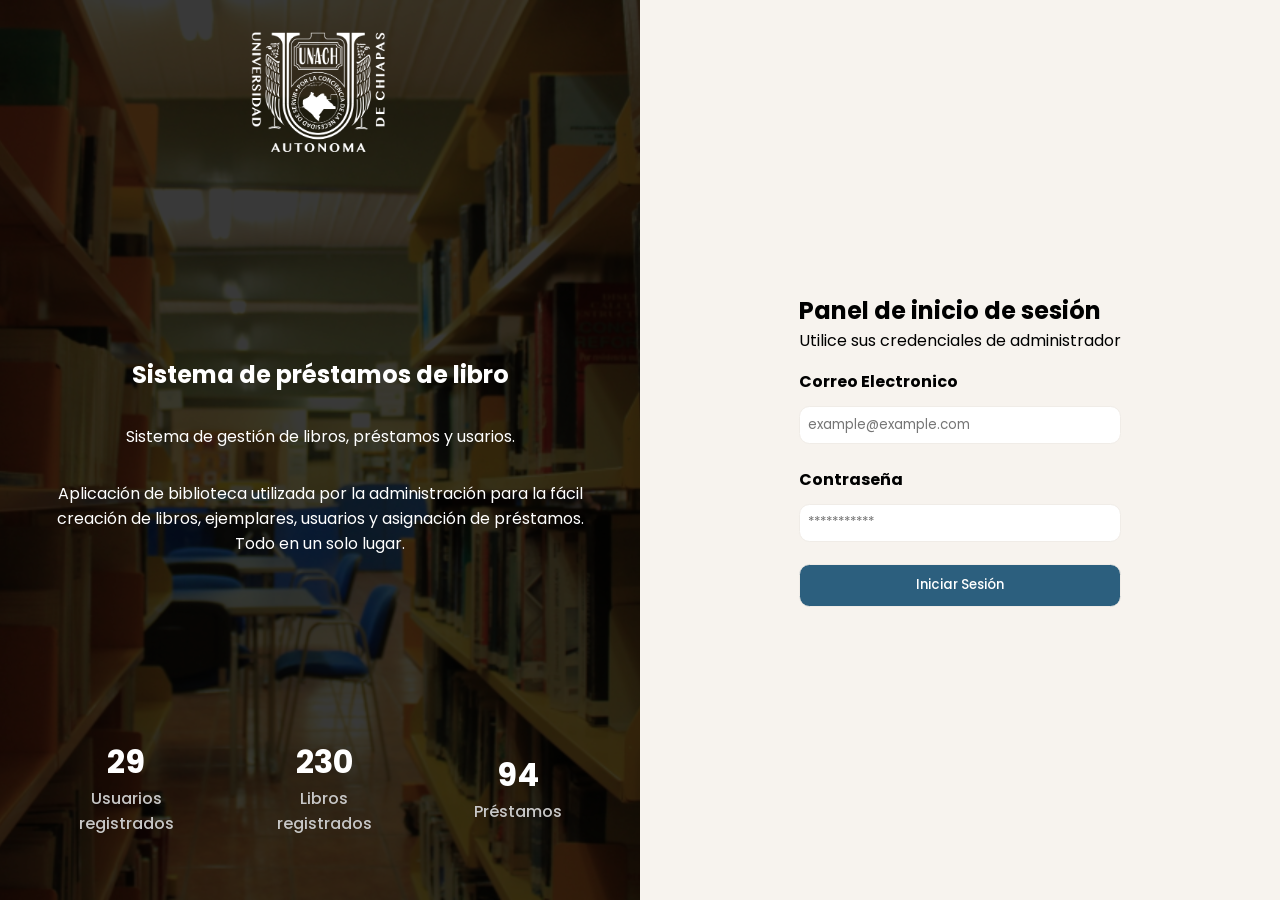
<file: index.html>
<!DOCTYPE html>
<html lang="es">

<head>
    <meta charset="UTF-8">
    <meta name="viewport" content="width=device-width, initial-scale=1.0">
    <link rel="stylesheet" href="./src/styles/styles.css">
    <link rel="stylesheet" href="./src/styles/login.css">
    <script type="module" src="./src/services/auth/auth.js"></script>
    <title>Panel de Inicio de Sesión</title>
</head>

<body>
    <main class="main">
        <section class="main__image">
            <div class="main__description">
                <div class="main__brand">
                    <a class="main__icon" href="#">
                        <picture class="main__brand-picture">
                            <source media="(max-width: 780px)" srcset="./src/assets/images/UNACHv2.png">
                            <img class="main__brand-img" src="./src/assets/images/UNACH_edu_bco.png" alt="UNACH logo">
                        </picture>
                    </a>
                </div>

                <div class="main__text-container">
                    <h1 class="main__title main__text">Sistema de préstamos de libro</h1>
                    <p class="main__summary main__text">Sistema de gestión de libros, préstamos y usarios.</p>
                    <p class="main__description-text main__text">Aplicación de biblioteca utilizada por la
                        administración para la fácil creación de libros, ejemplares, usuarios y asignación de préstamos.
                        Todo en un solo lugar.</p>
                </div>

                <div class="main__indicator">
                    <div class="indicator">
                        <div class="indicator__counter">
                            <p class="indicator__value">29</p>
                            <p class="indicator__type">Usuarios registrados </p>
                        </div>
                    </div>

                    <div class="indicator">
                        <div class="indicator__counter">
                            <p class="indicator__value">230</p>
                            <p class="indicator__type">Libros registrados</p>
                        </div>
                    </div>

                    <div class="indicator">
                        <div class="indicator__counter">
                            <p class="indicator__value">94</p>
                            <p class="indicator__type">Préstamos</p>
                        </div>
                    </div>
                </div>
            </div>
        </section>

        <section class="main__form">
            <div class="form">
                <div class="form__text">
                    <h2 class="form__title"> Panel de inicio de sesión</h2>
                    <p class="form__description">Utilice sus credenciales de administrador</p>
                </div>

                <form class="form__container">
                    <div class="form__container--email">
                        <label class="form__label-text form__email" for="email">Correo Electronico</label>
                        <input class="form__input form__mail" type="email" id="email" placeholder="example@example.com">
                    </div>
                    <div class="form__container--password">
                        <label class="form__label-text container__password" for="password">Contraseña</label>
                        <input class="form__input form__password" type="password" id="password"
                            placeholder="***********">
                    </div>
                    <span class="form__error"></span>
                    <button class="form__button--send" type="submit">Iniciar Sesión</button>
                </form>
            </div>
        </section>
    </main>
</body>

</html>
</file>
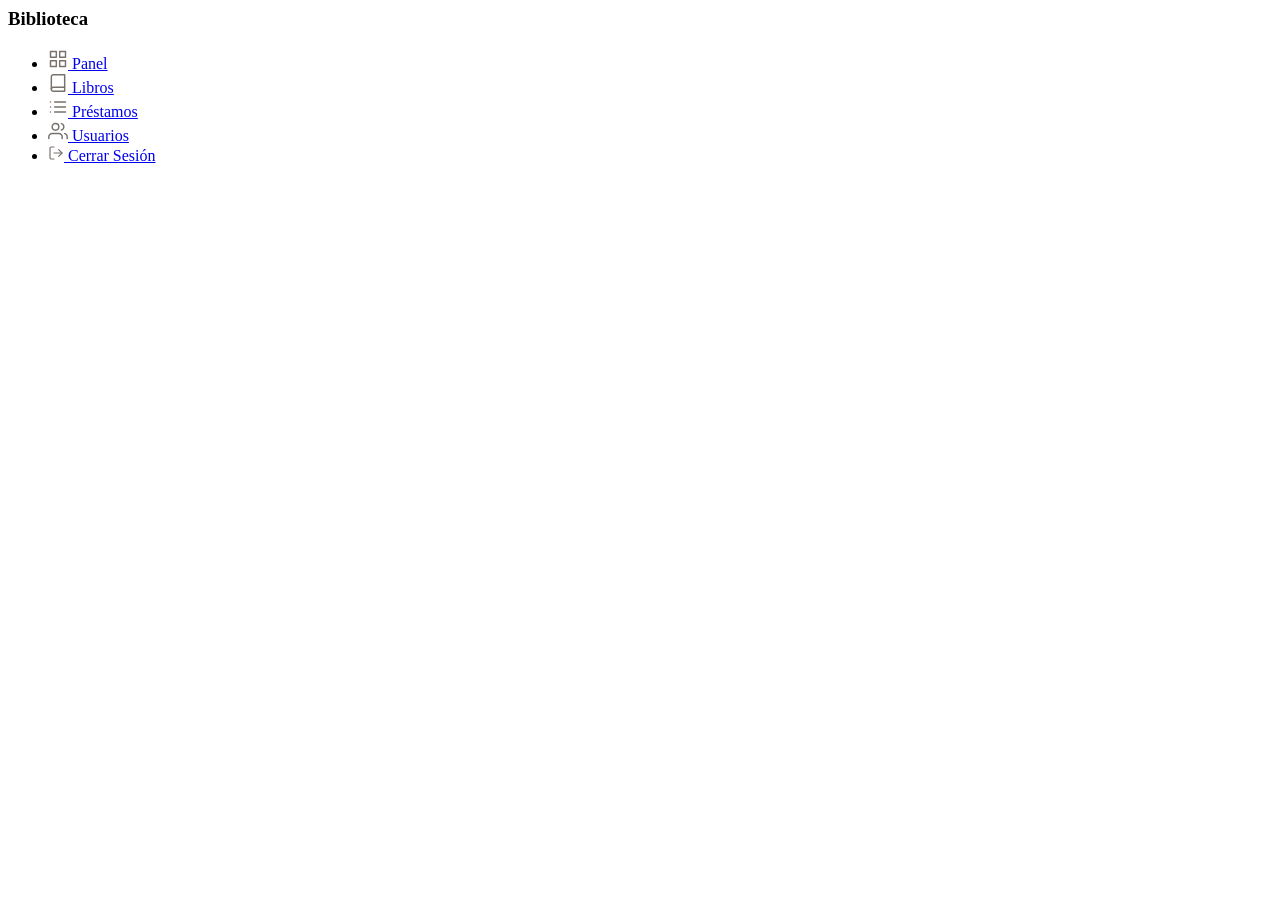
<file: src/components/sidebar.html>
<body>
    <div class="sidebar">

        <div class="sidebar-header">
            <h3>Biblioteca</h3>
        </div>

        <div class="sidebar-body">
            <ul class="sidebar-list">

                <li class="list-item" data-id="dashboard">
                    <a href="../views/dashboard.html">
                        <span>
                            <img src="../assets/icons/Dashboard.svg" alt="Panel">
                        </span>
                        Panel
                    </a>
                </li>

                <li class="list-item" data-id="libros">
                    <a href="../views/books.html">
                        <span>
                            <img src="../assets/icons/Books.svg" alt="Libros">
                        </span>
                        Libros
                    </a>
                </li>

                <li class="list-item" data-id="loans">
                    <a href="../views/loans.html">
                        <span>
                            <img src="../assets/icons/Loans.svg" alt="Préstamos">
                        </span>
                        Préstamos
                    </a>
                </li>

                <li class="list-item" data-id="users">
                    <a href="../views/users.html">
                        <span>
                            <img src="../assets/icons/Users.svg" alt="Usuarios">
                        </span>
                        Usuarios
                    </a>
                </li>

                <li class="list-item logout">
                    <a href="../../index.html">
                        <span>
                            <img src="../assets/icons/Logout.svg" alt="Cerrar sesión">
                        </span>
                        Cerrar Sesión
                    </a>
                </li>
            </ul>
        </div>

    </div>
</body>

</html>
</file>
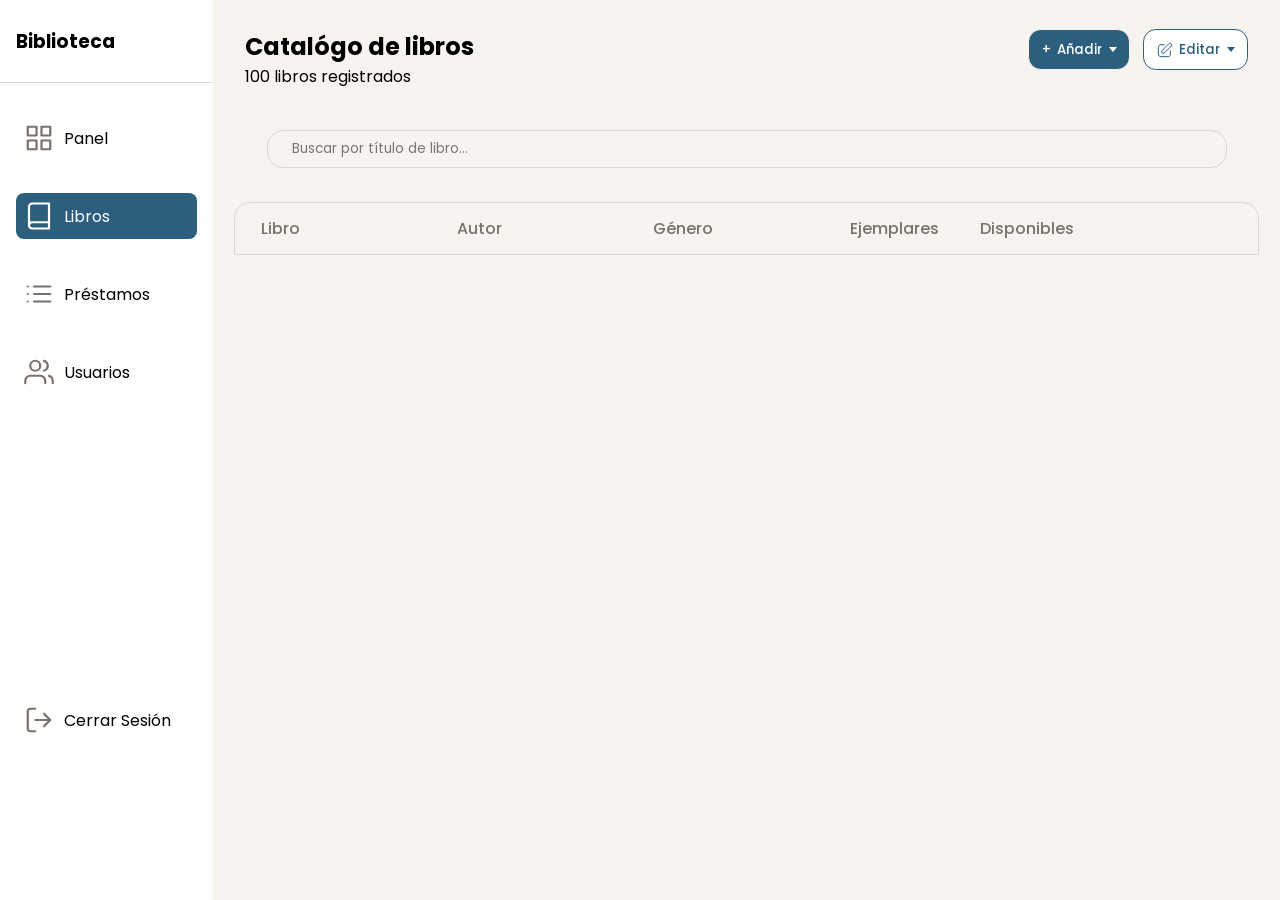
<file: src/views/books.html>
<!doctype html>
<html lang="en">
  <head>
    <meta charset="UTF-8" />
    <meta name="viewport" content="width=device-width, initial-scale=1.0" />
    <link rel="stylesheet" href="../styles/styles.css" />
    <link rel="stylesheet" href="../styles/books.css" />
    <link rel="stylesheet" href="../styles/modal.css" />
    <link rel="stylesheet" href="../styles/header-actions.css" />
    <script type="module" src="../components/sideabar.js"></script>
    <!-- <script type="module" src="../services/auth/sessionManager.js"></script> -->
    <script type="module" src="../services/editoriales.js"></script>
    <script type="module" src="../services/autores.js"></script>
    <script type="module" src="../services/libros.js"></script>
    <script type="module" src="../js/core.js"></script>

    <title>Catálogo</title>
  </head>

  <body>
    <main class="main">
      <div class="app__layout">
        <nav>
          <mi-sidebar active-item="libros"></mi-sidebar>
        </nav>

        <section class="main__books">
          <header class="header">
            <div class="header__text">
              <h2 class="header__title">Catalógo de libros</h2>
              <span class="header__description">100 libros registrados</span>
            </div>

            <div class="header__button">
              <div class="dropdown">
                <button
                  type="button"
                  class="button__add dropdown__toggle"
                  aria-haspopup="menu"
                  aria-expanded="false"
                >
                  <span class="button__icon">+</span> Añadir
                  <span class="dropdown__caret" aria-hidden="true"></span>
                </button>
                <ul class="dropdown__menu" role="menu">
                  <li role="none">
                    <button
                      type="button"
                      role="menuitem"
                      class="dropdown__item"
                      data-open="author-add-dialog"
                    >
                      Nuevo autor
                    </button>
                  </li>
                  <li role="none">
                    <button
                      type="button"
                      role="menuitem"
                      class="dropdown__item"
                      data-open="editorial-add-dialog"
                    >
                      Nueva editorial
                    </button>
                  </li>
                  <li role="none">
                    <button
                      type="button"
                      role="menuitem"
                      class="dropdown__item"
                      data-open="book-add-dialog"
                    >
                      Nuevo libro
                    </button>
                  </li>
                </ul>
              </div>
              <div class="dropdown">
                <button
                  type="button"
                  class="button__edit dropdown__toggle"
                  aria-haspopup="menu"
                  aria-expanded="false"
                >
                  <span
                    class="button__icon button__icon--edit"
                    aria-hidden="true"
                  ></span>
                  Editar
                  <span class="dropdown__caret" aria-hidden="true"></span>
                </button>
                <ul class="dropdown__menu" role="menu">
                  <li role="none">
                    <button
                      type="button"
                      role="menuitem"
                      class="dropdown__item"
                      data-open="author-edit-dialog"
                    >
                      Editar autor
                    </button>
                  </li>
                  <li role="none">
                    <button
                      type="button"
                      role="menuitem"
                      class="dropdown__item"
                      data-open="editorial-edit-dialog"
                    >
                      Editar editorial
                    </button>
                  </li>
                  <li role="none">
                    <button
                      type="button"
                      role="menuitem"
                      class="dropdown__item"
                      data-open="book-edit-dialog"
                    >
                      Editar libro
                    </button>
                  </li>
                </ul>
              </div>
            </div>
          </header>

          <dialog id="book-add-dialog">
            <div class="modal">
              <div class="modal__header">
                <h3 class="modal__title">Nuevo libro</h3>
                <button
                  type="button"
                  class="modal__button modal__button--close"
                  aria-label="Cerrar"
                >
                  &times;
                </button>
              </div>

              <div class="modal__form">
                <form id="book-form">
                  <!-- Título -->
                  <div class="modal__field">
                    <label for="book-name" class="modal__label">Título</label>
                    <input
                      type="text"
                      id="book-name"
                      placeholder="Título del libro..."
                      minlength="1"
                      required
                    />
                  </div>

                  <!-- Autor y Editorial -->
                  <div class="modal__field modal__field--columns">
                    <div class="modal__group">
                      <label for="book-author-select" class="modal__label"
                        >Autor</label
                      >
                      <select id="book-author-select" required>
                        <option value="" disabled selected>
                          Cargando autores...
                        </option>
                      </select>
                    </div>

                    <div class="modal__group">
                      <label for="book-editorial-select" class="modal__label"
                        >Editorial</label
                      >
                      <select id="book-editorial-select">
                        <option value="" disabled selected>
                          Cargando editoriales...
                        </option>
                      </select>
                    </div>
                  </div>

                  <!-- ISBN y Género (Texto libre) -->
                  <div class="modal__field modal__field--columns">
                    <div class="modal__group">
                      <label for="isbn-value" class="modal__label">ISBN</label>
                      <input
                        type="text"
                        id="isbn-value"
                        placeholder="978-..."
                        minlength="10"
                        maxlength="17"
                        required
                      />
                    </div>

                    <div class="modal__group">
                      <label for="genre-name" class="modal__label"
                        >Género</label
                      >
                      <input
                        type="text"
                        id="genre-name"
                        list="genre-options"
                        placeholder="Novela, Poesía..."
                        minlength="1"
                        required
                      />
                      <datalist id="genre-options"></datalist>
                    </div>
                  </div>

                  <!-- Año y Ejemplares -->
                  <div class="modal__field modal__field--columns">
                    <div class="modal__group">
                      <label for="year-value" class="modal__label">Año</label>
                      <input
                        type="number"
                        id="year-value"
                        placeholder="2026"
                        min="1"
                        max="2100"
                        required
                      />
                    </div>

                    <div class="modal__group">
                      <label for="copies-value" class="modal__label"
                        >Ejemplares</label
                      >
                      <input
                        type="number"
                        id="copies-value"
                        placeholder="1"
                        min="1"
                        max="100"
                        required
                      />
                    </div>
                  </div>

                  <div class="modal__actions">
                    <button
                      type="button"
                      class="modal__button modal__button--cancel"
                    >
                      Cancelar
                    </button>
                    <button
                      type="submit"
                      class="modal__button modal__button--submit"
                    >
                      Enviar
                    </button>
                  </div>
                </form>
              </div>
            </div>
          </dialog>

          <dialog id="author-add-dialog">
            <div class="modal">
              <div class="modal__header">
                <h2 class="modal__title">Nuevo Autor</h2>
                <button
                  type="button"
                  class="modal__button modal__button--close"
                  aria-label="Cerrar"
                >
                  &times;
                </button>
              </div>

              <div class="modal__form">
                <form id="author-add-form">
                  <div class="modal__field">
                    <label for="author-add-name" class="modal__label"
                      >Nombre del Autor</label
                    >
                    <input
                      type="text"
                      id="author-add-name"
                      placeholder="Gabriel García Márquez"
                      minlength="3"
                      required
                    />
                  </div>

                  <div class="modal__actions">
                    <button
                      type="button"
                      class="modal__button modal__button--cancel"
                    >
                      Cancelar
                    </button>
                    <button
                      type="submit"
                      class="modal__button modal__button--submit"
                    >
                      Enviar
                    </button>
                  </div>
                </form>
              </div>
            </div>
          </dialog>

          <dialog id="editorial-add-dialog">
            <div class="modal">
              <div class="modal__header">
                <h2 class="modal__title">Nueva Editorial</h2>
                <button
                  type="button"
                  class="modal__button modal__button--close"
                  aria-label="Cerrar"
                >
                  &times;
                </button>
              </div>

              <div class="modal__form">
                <form id="editorial-add-form">
                  <div class="modal__field">
                    <label for="editorial-add-name" class="modal__label"
                      >Nombre de la Editorial</label
                    >
                    <input
                      type="text"
                      id="editorial-add-name"
                      placeholder="Editorial Alfaguara"
                      minlength="3"
                      required
                    />
                  </div>

                  <div class="modal__actions">
                    <button
                      type="button"
                      class="modal__button modal__button--cancel"
                    >
                      Cancelar
                    </button>
                    <button
                      type="submit"
                      class="modal__button modal__button--submit"
                    >
                      Enviar
                    </button>
                  </div>
                </form>
              </div>
            </div>
          </dialog>

          <dialog id="author-edit-dialog">
            <div class="modal">
              <div class="modal__header">
                <h2 class="modal__title">Editar Autor</h2>
                <button
                  type="button"
                  class="modal__button modal__button--close"
                  aria-label="Cerrar"
                >
                  &times;
                </button>
              </div>

              <div class="modal__form">
                <form id="author-edit-form">
                  <div class="modal__field">
                    <label for="author-edit-select" class="modal__label"
                      >Autor a editar</label
                    >
                    <select id="author-edit-select" required>
                      <option value="" disabled selected>
                        Seleccionar autor...
                      </option>
                      <option value="1">George Orwell</option>
                      <option value="2">Gabriel García Márquez</option>
                    </select>
                  </div>

                  <div class="modal__field">
                    <label for="author-edit-name" class="modal__label"
                      >Nombre del Autor</label
                    >
                    <input
                      type="text"
                      id="author-edit-name"
                      placeholder="Gabriel García Márquez"
                      minlength="3"
                      required
                    />
                  </div>

                  <div class="modal__actions">
                    <button
                      type="button"
                      class="modal__button modal__button--cancel"
                    >
                      Cancelar
                    </button>
                    <button
                      type="submit"
                      class="modal__button modal__button--submit"
                      disabled
                    >
                      Guardar
                    </button>
                  </div>
                </form>
              </div>
            </div>
          </dialog>

          <dialog id="editorial-edit-dialog">
            <div class="modal">
              <div class="modal__header">
                <h2 class="modal__title">Editar Editorial</h2>
                <button
                  type="button"
                  class="modal__button modal__button--close"
                  aria-label="Cerrar"
                >
                  &times;
                </button>
              </div>

              <div class="modal__form">
                <form id="editorial-edit-form">
                  <div class="modal__field">
                    <label for="editorial-edit-select" class="modal__label"
                      >Editorial a editar</label
                    >
                    <select id="editorial-edit-select" required>
                      <option value="" disabled selected>
                        Seleccionar editorial...
                      </option>
                      <option value="1">Editorial Alfaguara</option>
                      <option value="2">Penguin Random House</option>
                    </select>
                  </div>

                  <div class="modal__field">
                    <label for="editorial-edit-name" class="modal__label"
                      >Nombre de la Editorial</label
                    >
                    <input
                      type="text"
                      id="editorial-edit-name"
                      placeholder="Editorial Alfaguara"
                      minlength="3"
                      required
                    />
                  </div>

                  <div class="modal__actions">
                    <button
                      type="button"
                      class="modal__button modal__button--cancel"
                    >
                      Cancelar
                    </button>
                    <button
                      type="submit"
                      class="modal__button modal__button--submit"
                      disabled
                    >
                      Guardar
                    </button>
                  </div>
                </form>
              </div>
            </div>
          </dialog>

          <dialog id="book-edit-dialog">
            <div class="modal">
              <div class="modal__header">
                <h3 class="modal__title">Editar libro</h3>
                <button
                  type="button"
                  class="modal__button modal__button--close"
                  aria-label="Cerrar"
                >
                  &times;
                </button>
              </div>

              <div class="modal__form">
                <form id="book-edit-form">
                  <!-- Seleccionar libro a editar -->
                  <div class="modal__field">
                    <label for="book-edit-select" class="modal__label"
                      >Libro a editar</label
                    >
                    <select id="book-edit-select" required>
                      <option value="" disabled selected>
                        Seleccionar libro...
                      </option>
                    </select>
                  </div>

                  <!-- Título -->
                  <div class="modal__field">
                    <label for="book-edit-name" class="modal__label"
                      >Título</label
                    >
                    <input
                      type="text"
                      id="book-edit-name"
                      placeholder="Título del libro..."
                      minlength="1"
                      required
                    />
                  </div>

                  <!-- Autor y Editorial -->
                  <div class="modal__field modal__field--columns">
                    <div class="modal__group">
                      <label for="book-edit-author-select" class="modal__label"
                        >Autor</label
                      >
                      <select id="book-edit-author-select" required>
                        <option value="" disabled selected>
                          Cargando autores...
                        </option>
                      </select>
                    </div>

                    <div class="modal__group">
                      <label
                        for="book-edit-editorial-select"
                        class="modal__label"
                        >Editorial</label
                      >
                      <select id="book-edit-editorial-select">
                        <option value="" disabled selected>
                          Cargando editoriales...
                        </option>
                      </select>
                    </div>
                  </div>

                  <!-- ISBN y Género -->
                  <div class="modal__field modal__field--columns">
                    <div class="modal__group">
                      <label for="book-edit-isbn" class="modal__label"
                        >ISBN</label
                      >
                      <input
                        type="text"
                        id="book-edit-isbn"
                        placeholder="978-..."
                        minlength="10"
                        maxlength="17"
                        required
                      />
                    </div>

                    <div class="modal__group">
                      <label for="book-edit-genre" class="modal__label"
                        >Género</label
                      >
                      <input
                        type="text"
                        id="book-edit-genre"
                        list="genre-options"
                        placeholder="Novela, Poesía..."
                        minlength="1"
                        required
                      />
                    </div>
                  </div>

                  <!-- Año y Ejemplares (solo lectura) -->
                  <div class="modal__field modal__field--columns">
                    <div class="modal__group">
                      <label for="book-edit-year" class="modal__label"
                        >Año</label
                      >
                      <input
                        type="number"
                        id="book-edit-year"
                        placeholder="2026"
                        min="1"
                        max="2100"
                        required
                      />
                    </div>

                    <div class="modal__group">
                      <label for="book-edit-copies" class="modal__label"
                        >Ejemplares</label
                      >
                      <input
                        type="number"
                        id="book-edit-copies"
                        placeholder="1"
                        readonly
                      />
                    </div>
                  </div>

                  <div class="modal__actions">
                    <button
                      type="button"
                      class="modal__button modal__button--cancel"
                    >
                      Cancelar
                    </button>
                    <button
                      type="submit"
                      class="modal__button modal__button--submit"
                      disabled
                    >
                      Guardar
                    </button>
                  </div>
                </form>
              </div>
            </div>
          </dialog>

          <div class="search-bar">
            <input type="text" placeholder="Buscar por título de libro..." />
          </div>

          <div class="books__table">
            <div class="table__container">
              <div class="table">
                <div class="table__header-row">
                  <div class="table__header-cell table__header-cell--title">
                    Libro
                  </div>
                  <div class="table__header-cell table__header-cell--author">
                    Autor
                  </div>
                  <div class="table__header-cell table__header-cell--genre">
                    Género
                  </div>
                  <div class="table__header-cell table__header-cell--copies">
                    Ejemplares
                  </div>
                  <div
                    class="table__header-cell table__header-cell--disponibility"
                  >
                    Disponibles
                  </div>
                </div>

                
              </div>
            </div>
          </div>
        </section>
      </div>
    </main>
  </body>
</html>
</file>
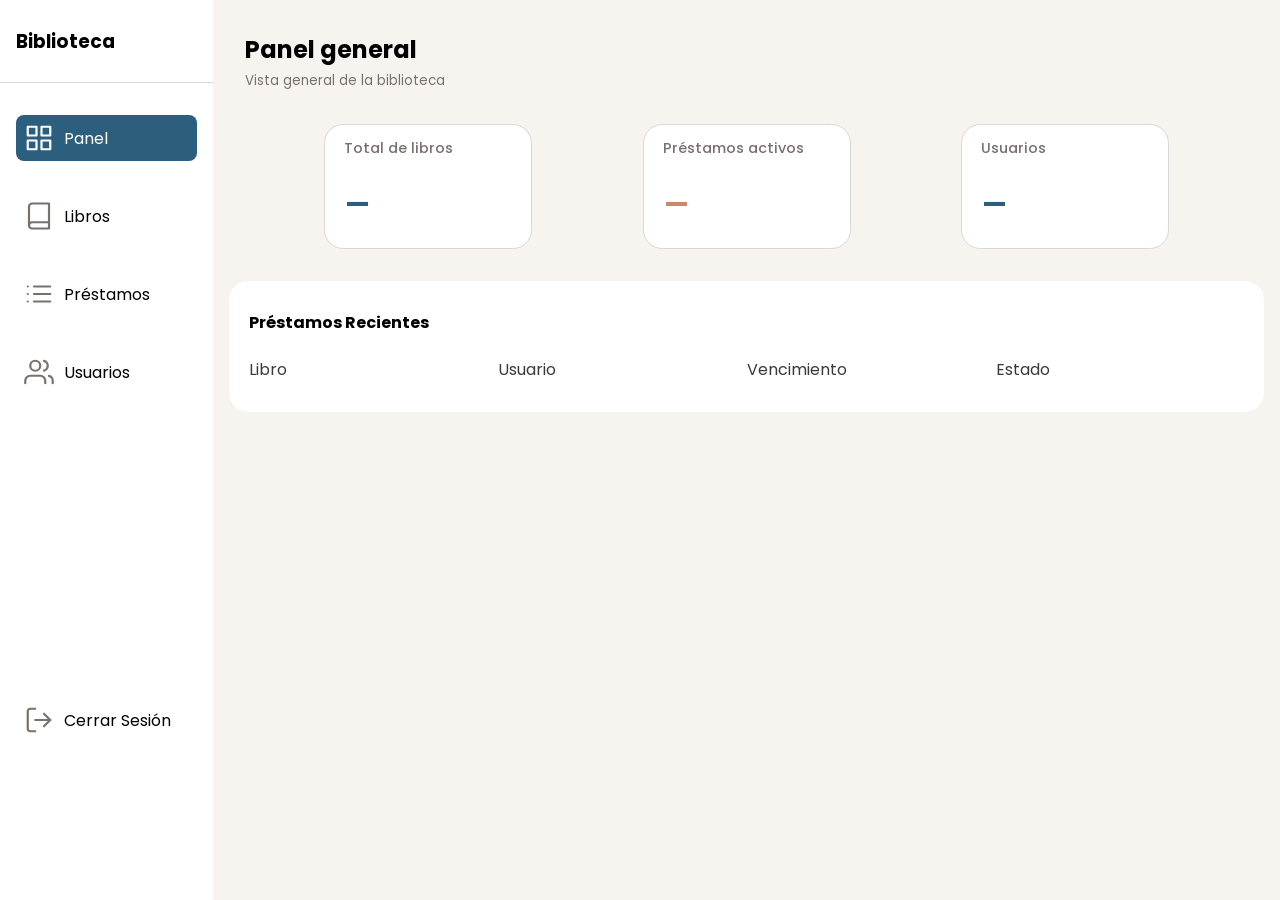
<file: src/views/dashboard.html>
<!doctype html>
<html lang="es">
  <head>
    <meta charset="UTF-8" />
    <meta name="viewport" content="width=device-width, initial-scale=1.0" />
    <link rel="stylesheet" href="../styles/styles.css" />
    <link rel="stylesheet" href="../styles/dashboard.css" />
    <script type="module" src="../components/sideabar.js"></script>
    <script type="module" src="../services/dashboard.js"></script>

    <title>Dashboard</title>
  </head>

  <body>
    <main class="main">
      <div class="app__layout">
        <nav class="main__menu">
          <mi-sidebar active-item="dashboard"></mi-sidebar>
        </nav>

        <section class="main__dashboard">
          <header class="dashboard__header">
            <div class="dashboard__text">
              <h2 class="dashboard__title">Panel general</h2>
              <span class="dashboard__description"
                >Vista general de la biblioteca</span
              >
            </div>
          </header>

          <div class="dashboard__statistics">
            <div class="dashboard__card">
              <h3 class="card__title">Total de libros</h3>
              <span class="card__number card__number--books">–</span>
            </div>

            <div class="dashboard__card">
              <h3 class="card__title">Préstamos activos</h3>
              <span class="card__number card__number--loans">–</span>
            </div>
            <div class="dashboard__card">
              <h3 class="card__title">Usuarios</h3>
              <span class="card__number card__number--users">–</span>
            </div>
          </div>

          <div class="dashboard__table">
            <div class="table__container">
              <h3 class="table__title">Préstamos Recientes</h3>
              <div class="table">
                <div class="table__header-row">
                  <div class="table__header-cell table__header-cell--title">
                    Libro
                  </div>
                  <div class="table__header-cell table__header-cell--username">
                    Usuario
                  </div>
                  <div
                    class="table__header-cell table__header-cell--expiration"
                  >
                    Vencimiento
                  </div>
                  <div class="table__header-cell table__header-cell--status">
                    Estado
                  </div>
                </div>
              </div>
            </div>
          </div>
        </section>
      </div>
    </main>
  </body>
</html>
</file>
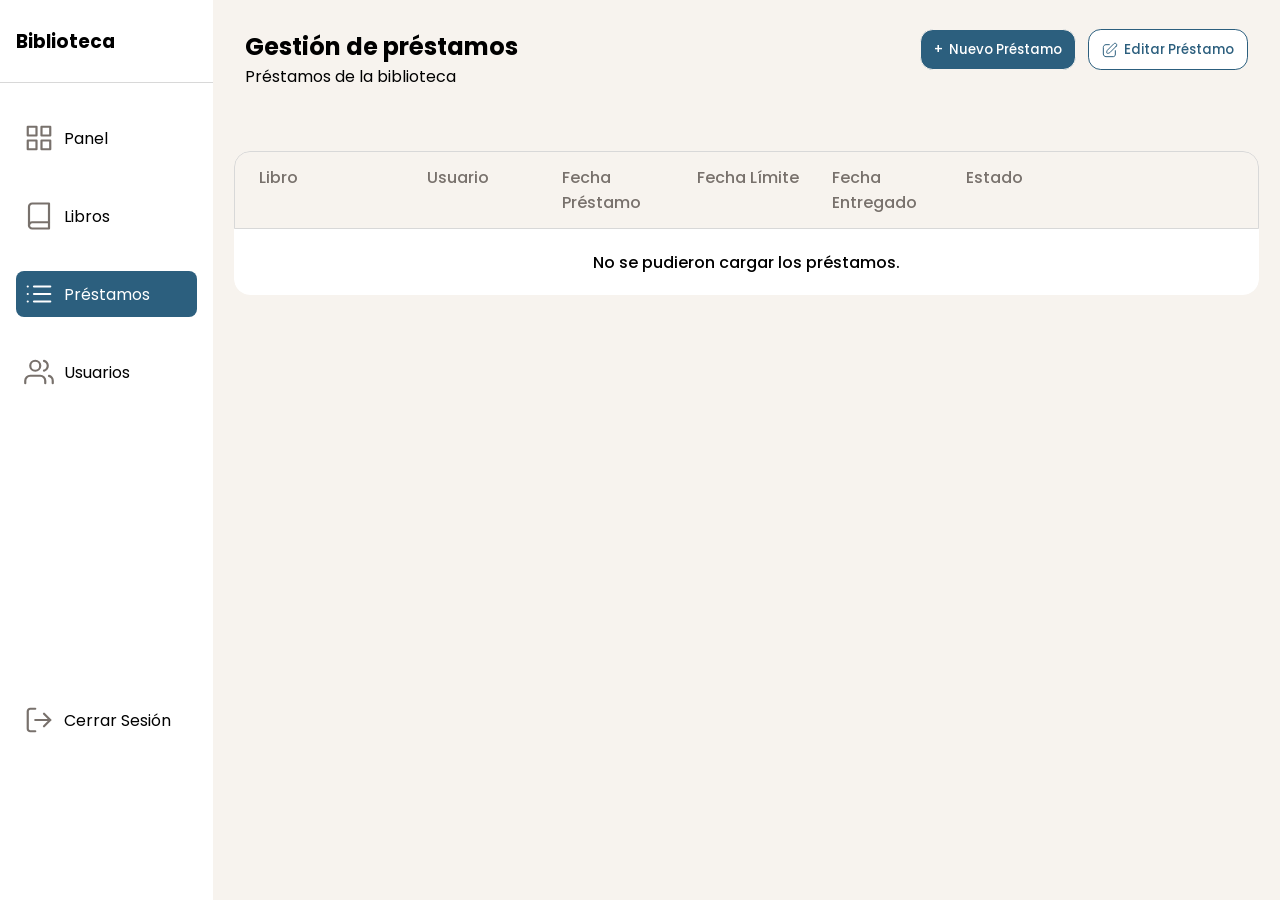
<file: src/views/loans.html>
<!doctype html>
<html lang="en">
  <head>
    <meta charset="UTF-8" />
    <meta name="viewport" content="width=device-width, initial-scale=1.0" />
    <link rel="stylesheet" href="../styles/styles.css" />
    <link rel="stylesheet" href="../styles/loans.css" />
    <link rel="stylesheet" href="../styles/modal.css" />
    <link rel="stylesheet" href="../styles/header-actions.css" />
    <script type="module" src="../components/sideabar.js"></script>
    <script type="module" src="../js/core.js"></script>
    <script type="module" src="../services/prestamos.js"></script>

    <title>Préstamos</title>
  </head>

  <body>
    <main class="main">
      <div class="app__layout">
        <nav>
          <mi-sidebar active-item="loans"></mi-sidebar>
        </nav>

        <section class="main__loans">
          <header class="header">
            <div class="header__text">
              <h2 class="header__title">Gestión de préstamos</h2>
              <span class="header__description"
                >Préstamos de la biblioteca</span
              >
            </div>

            <div class="header__button">
              <button
                type="button"
                class="button__add"
                data-open="loan-add-dialog"
              >
                <span class="button__icon">+</span> Nuevo Préstamo
              </button>
              <button
                type="button"
                class="button__edit"
                data-open="loan-edit-dialog"
              >
                <span
                  class="button__icon button__icon--edit"
                  aria-hidden="true"
                ></span>
                Editar Préstamo
              </button>
            </div>
          </header>

          <dialog id="loan-add-dialog">
            <div class="modal">
              <div class="modal__header">
                <h3 class="modal__title">Nuevo préstamo</h3>
                <button
                  type="button"
                  class="modal__button modal__button--close"
                  aria-label="Cerrar"
                >
                  &times;
                </button>
              </div>

              <div class="modal__form">
                <form id="loan-form">
                  <div class="modal__field">
                    <label for="loan-book" class="modal__label">Libro</label>
                    <select id="loan-book" required>
                      <option value="" disabled selected>
                        Seleccionar libro...
                      </option>
                    </select>
                  </div>

                  <div class="modal__field">
                    <label for="loan-user" class="modal__label">Usuario</label>
                    <select id="loan-user" required>
                      <option value="" disabled selected>
                        Seleccionar usuario...
                      </option>
                    </select>
                  </div>

                  <div class="modal__field">
                    <label for="loan-date" class="modal__label"
                      >Fecha de devolución estimada</label
                    >
                    <input type="date" id="loan-date" required />
                  </div>

                  <div class="modal__actions">
                    <button
                      type="button"
                      class="modal__button modal__button--cancel"
                    >
                      Cancelar
                    </button>
                    <button
                      type="submit"
                      class="modal__button modal__button--submit"
                    >
                      Enviar
                    </button>
                  </div>
                </form>
              </div>
            </div>
          </dialog>

          <dialog id="loan-edit-dialog">
            <div class="modal">
              <div class="modal__header">
                <h2 class="modal__title">Editar préstamo</h2>
                <button
                  type="button"
                  class="modal__button modal__button--close"
                  aria-label="Cerrar"
                >
                  &times;
                </button>
              </div>

              <div class="modal__form">
                <form id="loan-edit-form">
                  <div class="modal__field">
                    <label for="loan-edit-select" class="modal__label"
                      >Préstamo a editar</label
                    >
                    <select id="loan-edit-select" required>
                      <option value="" disabled selected>
                        Seleccionar préstamo...
                      </option>
                      <option value="1">Apocalypse Now — Selene Gómez</option>
                      <option value="2">1984 — Jonh Conrad</option>
                      <option value="3">
                        El señor de las Moscas — James Martínez
                      </option>
                    </select>
                  </div>

                  <div class="modal__field">
                    <label for="loan-edit-due-date" class="modal__label"
                      >Fecha límite</label
                    >
                    <input type="date" id="loan-edit-due-date" required />
                  </div>

                  <div class="modal__field">
                    <label for="loan-edit-return-date" class="modal__label"
                      >Fecha de entrega (opcional)</label
                    >
                    <input type="date" id="loan-edit-return-date" />
                  </div>

                  <div class="modal__actions">
                    <button
                      type="button"
                      class="modal__button modal__button--cancel"
                    >
                      Cancelar
                    </button>
                    <button
                      type="submit"
                      class="modal__button modal__button--submit"
                      disabled
                    >
                      Guardar
                    </button>
                  </div>
                </form>
              </div>
            </div>
          </dialog>

          <div class="loans__table">
            <div class="table__container">
              <div class="table">
                <div class="table__header-row">
                  <div class="table__header-cell table__header-cell--title">
                    Libro
                  </div>
                  <div class="table__header-cell table__header-cell--username">
                    Usuario
                  </div>
                  <div class="table__header-cell table__header-cell--loan-date">
                    Fecha Préstamo
                  </div>
                  <div class="table__header-cell table__header-cell--due-date">
                    Fecha Límite
                  </div>
                  <div
                    class="table__header-cell table__header-cell--return-date"
                  >
                    Fecha Entregado
                  </div>
                  <div class="table__header-cell table__header-cell--status">
                    Estado
                  </div>
                </div>
              </div>
            </div>
          </div>
        </section>
      </div>
    </main>
  </body>
</html>
</file>
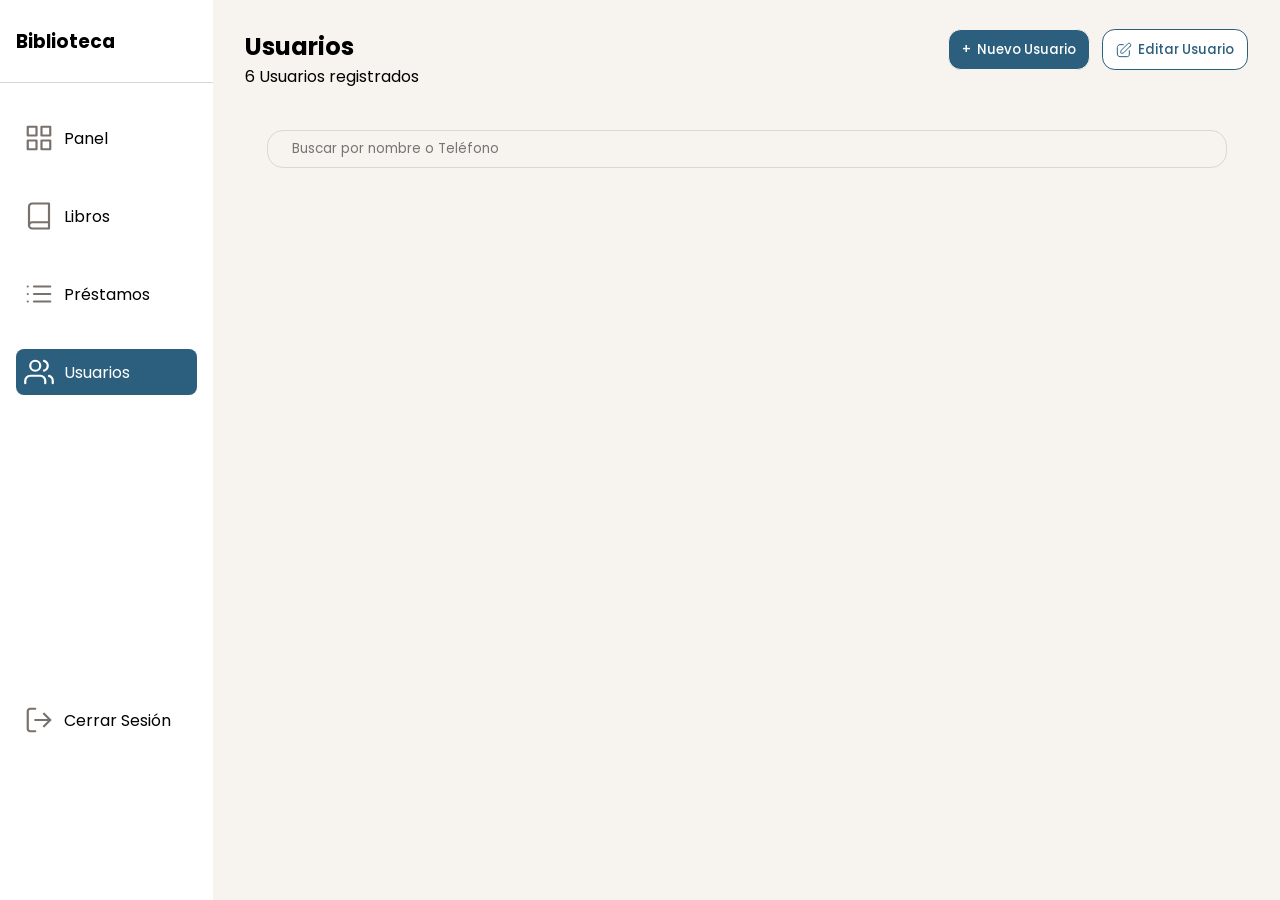
<file: src/views/users.html>
<!DOCTYPE html>
<html lang="es">

<head>
    <meta charset="UTF-8">
    <meta name="viewport" content="width=device-width, initial-scale=1.0">
    <link rel="stylesheet" href="../styles/styles.css">
    <link rel="stylesheet" href="../styles/users.css">
    <link rel="stylesheet" href="../styles/modal.css">
    <link rel="stylesheet" href="../styles/header-actions.css">
    <script type="module" src="../components/sideabar.js"></script>
    <script type="module" src="../services/user.js"></script>
    <script type="module" src="../js/core.js"></script>

    <title>Users</title>
</head>

<body>
    <main>
        <div class="app__layout">
            <nav class="main__menu">
                <mi-sidebar active-item="users"></mi-sidebar>
            </nav>

            <section class="main__users">
                <header class="header">
                    <div class="header__text">
                        <h2 class="users__title">Usuarios</h2>
                        <span class="users__description">6 Usuarios registrados</span>
                    </div>

                    <div class="header__button">
                        <button type="button" class="button__add" data-open="user-add-dialog"><span
                                class="button__icon">+</span> Nuevo Usuario</button>
                        <button type="button" class="button__edit" data-open="user-edit-dialog"><span
                                class="button__icon button__icon--edit" aria-hidden="true"></span> Editar
                            Usuario</button>
                    </div>
                </header>

                <dialog id="user-add-dialog">
                    <div class="modal">
                        <div class="modal__header">
                            <h2 class="modal__title">Nuevo Usuario</h2>
                            <button type="button" class="modal__button modal__button--close"
                                aria-label="Cerrar">&times;</button>
                        </div>

                        <div class="modal__form">
                            <!-- Formulario de Creación -->
                            <form id="user-form">
                                <div class="modal__field">
                                    <label for="user-name" class="modal__label">Nombre</label>
                                    <input type="text" id="user-name" placeholder="Juan" minlength="2" required>
                                </div>

                                <div class="modal__field">
                                    <label for="user-lastname" class="modal__label">Apellido</label>
                                    <input type="text" id="user-lastname" placeholder="Ortega" minlength="2" required>
                                </div>

                                <div class="modal__field">
                                    <label for="user-sex" class="modal__label">Sexo</label>
                                    <select id="user-sex" required>
                                        <option value="" disabled selected>Seleccionar sexo...</option>
                                        <option value="Masculino">Masculino</option>
                                        <option value="Femenino">Femenino</option>
                                        <option value="Otro">Otro</option>
                                    </select>
                                </div>

                                <div class="modal__field">
                                    <label for="user-mail" class="modal__label">Correo Electrónico</label>
                                    <input type="email" id="user-mail" placeholder="Juan@biblioteca.com" required>
                                </div>

                                <div class="modal__field">
                                    <label for="user-tel" class="modal__label">Teléfono</label>
                                    <input type="tel" id="user-tel" inputmode="numeric" placeholder="9611234567"
                                        pattern="[0-9]{10}" maxlength="10" required>
                                </div>

                                <div class="modal__actions">
                                    <button type="button" class="modal__button modal__button--cancel">Cancelar</button>
                                    <button type="submit" class="modal__button modal__button--submit">Enviar</button>
                                </div>
                            </form>
                        </div>
                    </div>
                </dialog>

                <dialog id="user-edit-dialog">
                    <div class="modal">
                        <div class="modal__header">
                            <h2 class="modal__title">Editar usuario</h2>
                            <button type="button" class="modal__button modal__button--close"
                                aria-label="Cerrar">&times;</button>
                        </div>

                        <div class="modal__form">
                            <form id="user-edit-form">
                                <div class="modal__field">
                                    <label for="user-edit-select" class="modal__label">Usuario a editar</label>
                                    <select id="user-edit-select" required>
                                        <option value="" disabled selected>Seleccionar usuario...</option>
                                        <option value="1">María Fernández</option>
                                        <option value="2">Roberto James</option>
                                        <option value="3">Jorge Orantes</option>
                                    </select>
                                </div>

                                <div class="modal__field">
                                    <label for="user-edit-name" class="modal__label">Nombre Completo</label>
                                    <input type="text" id="user-edit-name" placeholder="Juan Ortega" minlength="5"
                                        required>
                                </div>

                                <div class="modal__field">
                                    <label for="user-edit-mail" class="modal__label">Correo Electrónico</label>
                                    <input type="email" id="user-edit-mail" placeholder="Juan@biblioteca.com"
                                        minlength="5" required>
                                </div>

                                <div class="modal__field">
                                    <label for="user-edit-tel" class="modal__label">Teléfono</label>
                                    <input type="tel" id="user-edit-tel" inputmode="numeric" placeholder="9611234567"
                                        pattern="[0-9]{10}" maxlength="10" required>
                                </div>

                                <div class="modal__field">
                                    <label for="user-edit-status" class="modal__label">Estado</label>
                                    <select id="user-edit-status" required>
                                        <option value="activo">Activo</option>
                                        <option value="desactivado">Desactivado</option>
                                    </select>
                                </div>

                                <div class="modal__actions">
                                    <button type="button" class="modal__button modal__button--cancel">Cancelar</button>
                                    <button type="submit" class="modal__button modal__button--submit"
                                        disabled>Guardar</button>
                                </div>
                            </form>
                        </div>
                    </div>
                </dialog>

                <div class="search-bar">
                    <input type="text" placeholder="Buscar por nombre o Teléfono">
                </div>

                <div class="users__list">

                </div>
            </section>
        </div>
    </main>
</body>

</html>
</file>
<file: src/styles/styles.css>
@import url('https://fonts.googleapis.com/css2?family=Poppins:ital,wght@0,100;0,200;0,300;0,400;0,500;0,600;0,700;0,800;0,900;1,100;1,200;1,300;1,400;1,500;1,600;1,700;1,800;1,900&display=swap');

:root {
    --primary-color: #2C5F7E;
    --secondary-color: #F7F3EE;
    --bg-white: #FFFFFF;
    --text-black: #1C1917;
    --text-light: #FFFFFF;
    --text-gray: #78716C;
    --text-orange: #c8896a;
    --danger-color: #E7000B;
    --danger-light: #FFE2E2;
    --active-color: #275572;
    --active-medium: #2e698d;
    --active-light: #c3deef;
    --delivered-color: #776229;
    --delivered-light: #f3e6c1;
    --expired-color: #9e2164;
    --expired-light: #f1c7de;
    --overlay-color: #000000c6;
    --border-dark-color:#78716C;
    --border-gray-color: #d8d8d8;
    --infill-light-color: #fdf8f5;
    --infill-gray-color: #ede8e0;
}

* {
    box-sizing: border-box;
    margin: 0;
    padding: 0;
    font-family: "Poppins", sans-serif;
}

a {
    text-decoration: none;
}

.app__layout{
    display: grid;
    grid-template-columns: 1fr 5fr;
}
</file>
<file: src/styles/login.css>
input,
button {
  border: 0;
  border: 0.1rem solid #f0ece7;
  border-radius: 0.65rem;
  padding: 0.23rem auto;
}

.main {
  min-height: 100vh;
  display: flex;
  flex-direction: column;
  justify-content: center;
  align-items: center;
  gap: 2rem;
  background-color: var(--secondary-color);
}

.main__brand {
  display: flex;
  flex-direction: column;
  gap: 1.5rem;
}

.main__brand-img {
  position: unset;
  max-height: 120px;
}

.main__text {
  display: none;
}

.form {
  display: flex;
  flex-direction: column;
  gap: 1rem;
}

.form__container {
  display: flex;
  flex-direction: column;
  gap: 1.4rem;
}

.form__title {
  font-family: "Poppins";
}

.form__container--email,
.form__container--password {
  display: flex;
  flex-direction: column;
}

.form__label-text {
  margin-bottom: 0.75rem;
}

#email,
#password {
  padding: 0.5rem;
  outline: none;
  transition-duration: 0.2s;
}

#email:focus,
#password:focus {
  border: 0.1rem solid #d0cac3;
  background-color: #f7f1f1;
}

#email:active,
#password:active {
  transform: scale(0.98);
}

.form__button--send {
  padding: 0.65rem;
  color: var(--text-light);
  background-color: var(--primary-color);
  font-weight: 500;
  transition-duration: 0.15s;
}

.form__button--send:hover {
  transform: scale(1.015);
  background-color: #366f93;
}

.form__button--send:active {
  transform: scale(0.995);
  background-color: #254f69;
}

.form__container label {
  font-weight: 700;
}

.main__indicator {
  display: none;
}

.main__brand-title {
  text-align: center;
}

.form__error {
  color: var(--danger-color);
  display: none;
  font-size: smaller;
  text-align: center;
  border-radius: 0.5em;
  padding: 0.2em;
  background-color: var(--danger-light);
}

@media (min-width: 780px) {
  .main {
    display: grid;
    gap: 0;
    grid-template-columns: repeat(2, 1fr);
  }

  .main__form {
    display: grid;
    height: 100vh;
    place-content: center;
  }

  .main__description {
    min-height: 100vh;
    display: flex;
    flex-direction: column;
    align-items: center;
    text-align: center;
    color: var(--text-light);
  }

  .main__brand {
    display: flex;
    flex-direction: row;
    justify-content: center;
    align-items: center;
  }

  .main__text-container {
    display: flex;
    flex-direction: column;
    gap: 2rem;
    margin: auto 3rem;
  }

  .main__image {
    display: block;
    background-image: url('../assets/images/libreria-unach-1.jpg');
    height: 100vh;
    background-size: 100%;
    background-size: cover;
    background-position: center;
    background-repeat: no-repeat;
    background-color: var(--overlay-color);
    background-blend-mode: overlay;
  }

  .main__icon {
    padding-block: 1em;
    padding-inline: 0.5em;
  }

  .main__brand-img {
    max-height: 120px;
    margin-top: 1rem;
  }

  .main__text {
    display: block;
  }

  .main__indicator {
    display: flex;
    justify-content: space-evenly;
    align-items: center;
    width: 100%;
    gap: 1.5rem;
    margin-bottom: 0.5rem;
  }

  .indicator {
    display: flex;
    flex-direction: column;
    margin-bottom: 3.5rem;
  }

  /* Soliucionar contadores saliendo. Quizá achicar el espacio del texto */
  .indicator__counter {
    max-width: 6rem;
    transition-duration: 0.2s;
  }

  .indicator__counter:hover {
    transform: scale(1.1);
  }

  .indicator__value {
    font-size: 2rem;
    font-weight: 700;
  }

  .indicator__type {
    color: #c7c7c7;
    font-weight: 500;
  }
}
</file>
<file: src/styles/books.css>
input {
    width: 75vw;
    padding: 0.5rem 1.5rem;
    background-color: var(--secondary-color);
    border: 1px solid var(--border-gray-color);
    border-radius: 1rem;
    transition-duration: 0.3s;
}

input:hover {
    background-color: var(--infill-light-color);
}

input:active {
    transform: scale(1.015);
}

input:focus {
    background-color: var(--infill-gray-color);
    outline: none;
}

.main__books {
    display: flex;
    flex-direction: column;
    height: 100vh;
    gap: 0.8rem;
    background-color: var(--secondary-color);
}

.header {
    display: flex;
    justify-content: space-between;
    padding: 1.8rem 2rem;
}

.button__add {
    border: 1px solid var(--secondary-color);
    padding: 0.6rem 0.8rem;
    border-radius: 0.8rem;
    color: var(--text-light);
    font-weight: 500;
    background-color: var(--primary-color);
    transition-duration: 0.25s;
    will-change: transform;
}

.button__add:hover {
    background-color: var(--active-medium);
    transform: scale(1.025);
}

.button__add:active {
    background-color: var(--active-color);
    transform: scale(0.975);
}

.search-bar {    
    display: flex;
    justify-content: center;
}

.table__container {
    padding: 1.3rem;
}

.table {
    display: flex;
    flex-direction: column;
    position: relative;
    max-height: 70vh;
    overflow-y: auto;
    overflow-x: hidden;
}

.table__header-row,
.table__row {
    display: grid;
    grid-template-columns: repeat(3, 1.5fr) repeat(3, 1fr);
}

.table__header-row {
    position: sticky;
    top: 0;
    z-index: 10;
    padding: 0.8rem 1.3rem;
    border: 1.2px solid var(--border-gray-color);
    border-top-left-radius: 1rem;
    border-top-right-radius: 1rem;
    background-color: var(--secondary-color);
}

.table__header-cell {
    padding: 0 0.3rem;
    color: var(--text-gray);
    font-weight: 500;
}


.table__row {
    position: relative;
    padding: 1.3rem 1.1rem;
    background-color: var(--text-light);
}

.table__row:hover {
    transform: scale(1.015);
    box-shadow: 0 0.5rem 0.8rem 0 var(--text-gray);
}

/* Limitar tamaño de los extremos de border-top de cada row */
.table__row::after {
    position: absolute;
    content: "";
    top: 0;
    left: 1.5rem;
    right: 1.5rem;
    bottom: 0;
    border-top: 1px solid var(--border-gray-color);
}

/* Eliminar border-top a la primera row después del table__header-row */
.table__header-row + .table__row::after {
    border-top: none;
}

.table__row:last-child {
    border-bottom-left-radius: 1rem;
    border-bottom-right-radius: 1rem;
}

.table__cell {
    padding: 0 0.4rem;
    font-weight: 500;
}

.table__cell--author,
.table__cell--year {
    color: var(--text-gray);
}

.table__cell--title {
    font-weight: 600;
}

.table__cell--genre {
    width: 80%;
    max-width: 8rem;
    align-self: center;
    padding: 0.15rem 0.05rem;
    background-color: var(--infill-gray-color);
    border: 1px solid var(--text-light);
    border-radius: 12px;
    font-size: 0.85rem;
    font-weight: 500;
    text-align: center;
}

.disponibility--active {
    color: var(--active-color)
}

.disponibility--unavailable {
    color: var(--expired-color)
}
</file>
<file: src/styles/modal.css>
dialog {
    width: 50vw;
    max-width: 24rem;
    margin: auto;
    border: none;
    border-radius: 12px;
}

dialog::backdrop {
    backdrop-filter: blur(3.5px);
    background-color: rgba(0, 0, 0, 0.35);
}

.modal select,
.modal input {
    padding: 0.2rem 0.8rem;
    background-color: var(--secondary-color);
    border: 1px solid var(--border-gray-color);
    border-radius: 1rem;
    transition-duration: 0.2s;
}

.modal input {
    width: 100%;
    min-width: 5rem;
}


.modal select:hover,
.modal input:hover {
    transform: scale(1.01);
    background-color: var(--infill-light-color);
}

.modal select:focus,
.modal input:focus {
    background-color: var(--infill-gray-color);
    outline: none;
}

.modal input:active {
    transform: scale(0.985);
}


.modal {
    width: 100%;
    padding: 1.5rem;
    display: flex;
    flex-direction: column;
    align-items: center;
    gap: 1rem;
}

.modal__form {
    width: 100%;
}

.modal__form form {
    display: flex;
    flex-direction: column;
    gap: 1rem;
}

.modal__header {
    width: 100%;
    display: flex;
    justify-content: space-between;
}

.modal__field {
    display: flex;
    flex-direction: column;
    gap: 0.75rem;
}

.modal__field--columns {
    flex-direction: row;
}


.modal__title {
    font-weight: 600;
}

.modal__label {
    font-weight: 500;
}

.modal__button {
    font-size: 0.8rem;
    background-color: var(--text-light);
    border: none;
}

.modal__button--close {
    padding: 0 0.25rem;
    font-size: 1.25rem;
    cursor: pointer;
}

.modal__actions {
    display: flex;
    justify-content: flex-end;
    gap: 1rem
}

.modal__button--cancel,
.modal__button--submit {
    border-radius: 12px;
    transition-duration: 0.2s;
    font-weight: 600
}

.modal__button--cancel:hover,
.modal__button--submit:hover {
    transform: scale(1.05);
}

.modal__button--cancel:active,
.modal__button--submit:active {
    transform: scale(0.995);
}

.modal__button--cancel {
    padding: 0.2rem 1rem;
}

.modal__button--cancel:hover {
    background-color: var(--infill-gray-color);
}

.modal__button--submit {
    padding: 0.2rem 2rem;
    color: var(--text-light);
    background-color: var(--active-medium);
}

.modal__button--submit:hover {
    background-color: var(--primary-color);
}

.modal__button--submit:active {
    background-color: var(--active-color);
}
</file>
<file: src/styles/header-actions.css>
/* Botones de acción del header: añadir y editar */

.header__button {
    display: flex;
    align-items: flex-start;
    gap: 0.75rem;
}

.header__button .button__add,
.header__button .button__edit {
    display: inline-flex;
    align-items: center;
    gap: 0.4rem;
    cursor: pointer;
}

.button__edit {
    padding: 0.6rem 0.8rem;
    border: 1px solid var(--primary-color);
    border-radius: 0.8rem;
    color: var(--primary-color);
    font-weight: 500;
    background-color: var(--bg-white);
    transition-duration: 0.25s;
    will-change: transform;
}

.button__edit:hover {
    background-color: var(--active-light);
    transform: scale(1.025);
}

.button__edit:active {
    background-color: var(--active-light);
    transform: scale(0.975);
}

.button__icon--edit {
    width: 1rem;
    height: 1rem;
    background-color: currentColor;
    -webkit-mask: url("../assets/icons/Edit.svg") center / contain no-repeat;
    mask: url("../assets/icons/Edit.svg") center / contain no-repeat;
}

.dropdown {
    position: relative;
}

.dropdown__caret {
    width: 0;
    height: 0;
    border-left: 0.3rem solid transparent;
    border-right: 0.3rem solid transparent;
    border-top: 0.35rem solid currentColor;
    transition: transform 0.2s ease;
}

.dropdown.is-open .dropdown__caret {
    transform: rotate(180deg);
}

.dropdown__menu {
    position: absolute;
    top: calc(100% + 0.4rem);
    right: 0;
    z-index: 30;
    min-width: 11rem;
    padding: 0.35rem;
    list-style: none;
    background-color: var(--bg-white);
    border: 1px solid var(--border-gray-color);
    border-radius: 0.8rem;
    box-shadow: 0 0.5rem 1rem rgba(0, 0, 0, 0.12);
    opacity: 0;
    visibility: hidden;
    transform: translateY(-0.5rem);
    transition: opacity 0.2s ease, transform 0.2s ease, visibility 0.2s;
}

.dropdown.is-open .dropdown__menu {
    opacity: 1;
    visibility: visible;
    transform: translateY(0);
}

.dropdown__item {
    width: 100%;
    padding: 0.5rem 0.75rem;
    border: none;
    border-radius: 0.5rem;
    color: var(--text-black);
    font-size: 0.85rem;
    font-weight: 500;
    text-align: left;
    background: none;
    cursor: pointer;
    transition: background-color 0.2s;
}

.dropdown__item:hover,
.dropdown__item:focus-visible {
    background-color: var(--infill-gray-color);
    outline: none;
}

@media (prefers-reduced-motion: reduce) {
    .dropdown__menu,
    .dropdown__caret {
        transition: none;
    }
}
</file>
<file: src/styles/dashboard.css>
.main__dashboard {
    display: flex;
    flex-direction: column;
    height: 100vh;
    gap: 1em;
    background-color: var(--secondary-color);
}

.dashboard__header {
    display: flex;
    padding-inline: 1em;
    padding-block: 1em;
    margin-left: 1rem;
    justify-content: space-between;
    align-items: center;
}

.dashboard__buttons{
    display: flex;
    gap: 2em;
    margin: 1em;
}

.button__add {
    border: 1px solid var(--secondary-color);
    padding: 0.6rem 0.8rem;
    border-radius: 0.8rem;
    color: var(--text-light);
    font-weight: 500;
    background-color: var(--primary-color);
    transition-duration: 0.25s;
    will-change: transform;
}

.button__add:hover {
    background-color: var(--active-medium);
    transform: scale(1.025);
}

.button__add:active {
    background-color: var(--active-color);
    transform: scale(0.975);
}

.dashboard__card {
    display: flex;
    flex-direction: column;
    min-width: 13rem;
    padding: 0.8rem 1.2rem;
    gap: 1rem;
    border: 1px solid #d8d8d8;
    border-radius: 1.2rem;
    background-color: var(--text-light);
    transition-duration: 0.2s;
}

.dashboard__card:hover {
    transform: scale(1.04);
}

.dashboard__text {
    margin-top: 1rem
}

.dashboard__description {
    color: var(--text-gray);
    font-size: smaller;
}

.dashboard__statistics {
    display: flex;
    justify-content: space-evenly;
}

.card__title {
    color: var(--text-gray);
    font-size: 0.9rem;
    font-weight: 500;
}

.card__number {
    font-size: 2.5rem;
    font-weight: 500;
}

.card__number--books,
.card__number--users {
    color: var(--primary-color);
}

.card__number--loans {
    color: var(--text-orange);
}

.dashboard__table {
    margin: 1em;
}

.table__container {
    padding: 1.2rem;
    border-radius: 1.2rem;
    background-color: var(--text-light);
}

.table {
    display: flex;
    flex-direction: column;
    position: relative;
    max-height: 47vh;
    overflow-y: auto;
    overflow-x: hidden;
}

.table__title {
    margin: 0.65rem 0;
    font-size: medium;
    font-weight: 650;
}

.table__header-row,
.table__row {
    display: grid;
    grid-template-columns: repeat(4, 1fr);
}

.table__row {
    transition-duration: 0.2s;
}

.table__row:hover {
    transform: scale(1.005);
    box-shadow: 0 0.01rem 0.2rem 0 var(--text-gray);
}

.table__header-row {
    position: sticky;
    color: var(--overlay-color);
    top: 0;
    z-index: 10;
    padding: 0.7rem 0;
    background-color: var(--text-light);
}

.table__cell {
    padding: 0.7rem 0.3rem;
    border-top: 1px solid var(--border-gray-color);
}

.table__cell--title {
    font-weight: 600;
}

.status {
    display: inline-block;
    width: 90%;
    max-width: 8rem;
    border: 1px solid var(--text-light);
    border-radius: 12px;
    text-align: center;
    font-weight: 500;
}

.status--active {
    color: var(--active-color);
    background-color: var(--active-light);
}

.status--delivered {
    color: var(--delivered-color);
    background-color: var(--delivered-light);
}

.status--expired {
    color: var(--expired-color);
    background-color: var(--expired-light);
}
</file>
<file: src/styles/loans.css>
.main__loans {
    display: flex;
    flex-direction: column;
    height: 100vh;
    gap: 0.8rem;
    background-color: var(--secondary-color);
}

.header {
    display: flex;
    justify-content: space-between;
    padding: 1.8rem 2rem;
}


.button__add {
    border: 1px solid var(--secondary-color);
    padding: 0.6rem 0.8rem;
    border-radius: 0.8rem;
    color: var(--text-light);
    font-weight: 500;
    background-color: var(--primary-color);
    transition-duration: 0.25s;
    will-change: transform;
}

.button__add:hover {
    background-color: var(--active-medium);
    transform: scale(1.025);
}

.button__add:active {
    background-color: var(--active-color);
    transform: scale(0.975);
}


.table__container {
    padding: 1.3rem;
}

.table {
    display: flex;
    flex-direction: column;
    position: relative;
    max-height: 70vh;
    overflow-y: auto;
    overflow-x: hidden;
    border-radius: 1em;
}

.table__header-row,
.table__row {
    display: grid;
    grid-template-columns: 1.5fr repeat(4, 1.2fr) 1.5fr 1fr;
}


.table__header-row,
.table__row {
    padding: 1.3rem 1.1rem;
}

.table__header-row {
    position: sticky;
    top: 0;
    z-index: 1;
    padding: 0.8rem 1.1rem;
    border: 1.2px solid var(--border-gray-color);
    border-top-left-radius: 1rem;
    border-top-right-radius: 1rem;
    background-color: var(--secondary-color);
}

.table__header-cell,
.table__cell {
    padding: 0 0.4rem;
}

.table__header-cell {
    color: var(--text-gray);
    font-weight: 500;
}

.table__row {
    position: relative;
    padding: 1.3rem 1.1rem;
    background-color: var(--text-light);
}

.table__row:hover {
    transform: scale(1.015);
    box-shadow: 0 0.5rem 0.8rem 0 var(--text-gray);
}

/* Limitar tamaño de los extremos de border-top de cada row */
.table__row::after {
    position: absolute;
    content: "";
    top: 0;
    left: 1.5rem;
    right: 1.5rem;
    bottom: 0;
    border-top: 1px solid var(--border-gray-color);
    pointer-events: none;
}

/* Eliminar border-top a la primera row después del table__header-row */
.table__header-row + .table__row::after {
    border-top: none;
}

.table__row:last-child {
    border-bottom-left-radius: 1rem;
    border-bottom-right-radius: 1rem;
}

.table__row:last-child:hover {
    transform: scale(1.011);
    box-shadow: none;

}

.table__cell {
    font-weight: 500;
}

.table__cell--title {
    font-weight: 600;
    overflow-wrap: anywhere;

}

.table__cell--username,
.table__cell--loan-date,
.table__cell--due-date,
.table__cell--return-date {
    color: var(--text-gray);
}

.status {
    display: inline-block;
    max-width: 8rem;
    width: 100%;
    padding: 0.15rem 0.05rem;
    background-color: var(--infill-gray-color);
    border: 1px solid var(--text-light);
    border-radius: 12px;
    font-size: 0.85rem;
    font-weight: 600;
    text-align: center;
}

.status--active {
    color: var(--active-color);
    background-color: var(--active-light);
}

.status--delivered {
    color: var(--delivered-color);
    background-color: var(--delivered-light);
}

.status--expired {
    color: var(--expired-color);
    background-color: var(--expired-light);
}

/* Hacer visible las opciones cuando se hace hover en la fila */

.table__row:hover .table__row-actions {
    opacity: 1;
}

.table__row-actions {
    opacity: 0;
    display: flex;
    justify-content: space-evenly;
    transition: 0.2s;
}


.icon {
    height: 1.5rem;
    width: 1.5rem;
    border: none;
    cursor: pointer;
    background: none;
}

.icon img {
    width: 1.5rem;
    height: 1.5rem;
    padding: 0.15rem;
    border-radius: 6px;
    transition-duration: 0.25s;
}

.icon--return img:hover {
    background-color: var(--active-light);
}

.icon--delete img:hover {
    background-color: var(--danger-light);
}
</file>
<file: src/styles/users.css>
.main__users {
    display: flex;
    flex-direction: column;
    height: 100vh;
    gap: 0.8rem;
    background-color: var(--secondary-color);
}
.header {
    display: flex;
    justify-content: space-between;
    padding: 1.8rem 2rem;
}

.button__add {
    border: 1px solid var(--secondary-color);
    padding: 0.6rem 0.8rem;
    border-radius: 0.8rem;
    color: var(--text-light);
    font-weight: 500;
    background-color: var(--primary-color);
    transition-duration: 0.25s;
    will-change: transform;
}

.button__add:hover {
    background-color: var(--active-medium);
    transform: scale(1.025);
}

.button__add:active {
    background-color: var(--active-color);
    transform: scale(0.975);
}

.search-bar {    
    display: flex;
    justify-content: center;
}

input {
    width: 75vw;
    padding: 0.5rem 1.5rem;
    background-color: var(--secondary-color);
    border: 1px solid var(--border-gray-color);
    border-radius: 1rem;
    transition-duration: 0.3s;
}

input:hover {
    background-color: var(--infill-light-color);
}

input:active {
    transform: scale(1.015);
}

input:focus {
    background-color: var(--infill-gray-color);
    outline: none;
}

.users__list {
    margin-top: 1em;
    display: flex;
    flex-direction: column;
    gap: 1em;
    width: 100%;
    max-width: 1200px;
    margin-inline: auto;
    padding: 1em;
    overflow-y: auto;
    max-height: 700px;
}

.user {
    display: flex;
    justify-content: space-between;
    align-items: center;
    gap: 0.5rem;
    border-radius: 1em;
    background-color: var(--bg-white);
    padding: 1em 1.5em;
    box-shadow: 0 4px 6px rgba(0, 0, 0, 0.05);
    transition: 0.3s;
}

.user:hover {
    transform: scale(1.005);
    box-shadow: 0 0.005rem 0.02rem 0 var(--text-gray);
}

.user__info {
    display: flex;
    flex-direction: column;
    gap: 0.3em;
    min-width: 0; 
}

.user__contact {
    display: flex;
    flex-wrap: wrap;
    gap: 0.3em 1.5em;
    font-size: 0.9em;
    color: #555;
}

.user__title {
    display: flex;
    align-items: center;
    gap: 0.6em;
}


.user__name {
    margin: 0;
}

.user__status {
    width: fit-content;
    font-size: 0.75em;
    padding: 0.15em 0.6em;
    border-radius: 999px;
}

.user__mail,
.user__tel {
    white-space: nowrap;
    overflow: hidden;
    text-overflow: ellipsis;
    min-width: 0;
}


.user__status--activo {
    background-color: var(--active-light);
}

.user__status--desactivado {
    background-color: var(--border-gray-color);
}

.user__fecha-registro {
    justify-self: center;
    font-size: 1.15em;
    color: #555;
    white-space: nowrap;
}

.user__actions {
    display: flex;
    gap: 0.75em;
    justify-self: end;
}

.icon {
    height: 1.5rem;
    width: 1.5rem;
    border: none;
    cursor: pointer;
    background: none;
}

.icon img {
    width: 1.5rem;
    height: 1.5rem;
    padding: 0.15rem;
    border-radius: 6px;
    transition-duration: 0.25s;
}

.icon--edit img:hover {
    background-color: var(--active-light);
}

.icon--delete img:hover {
    background-color: var(--danger-light);
}
</file>
